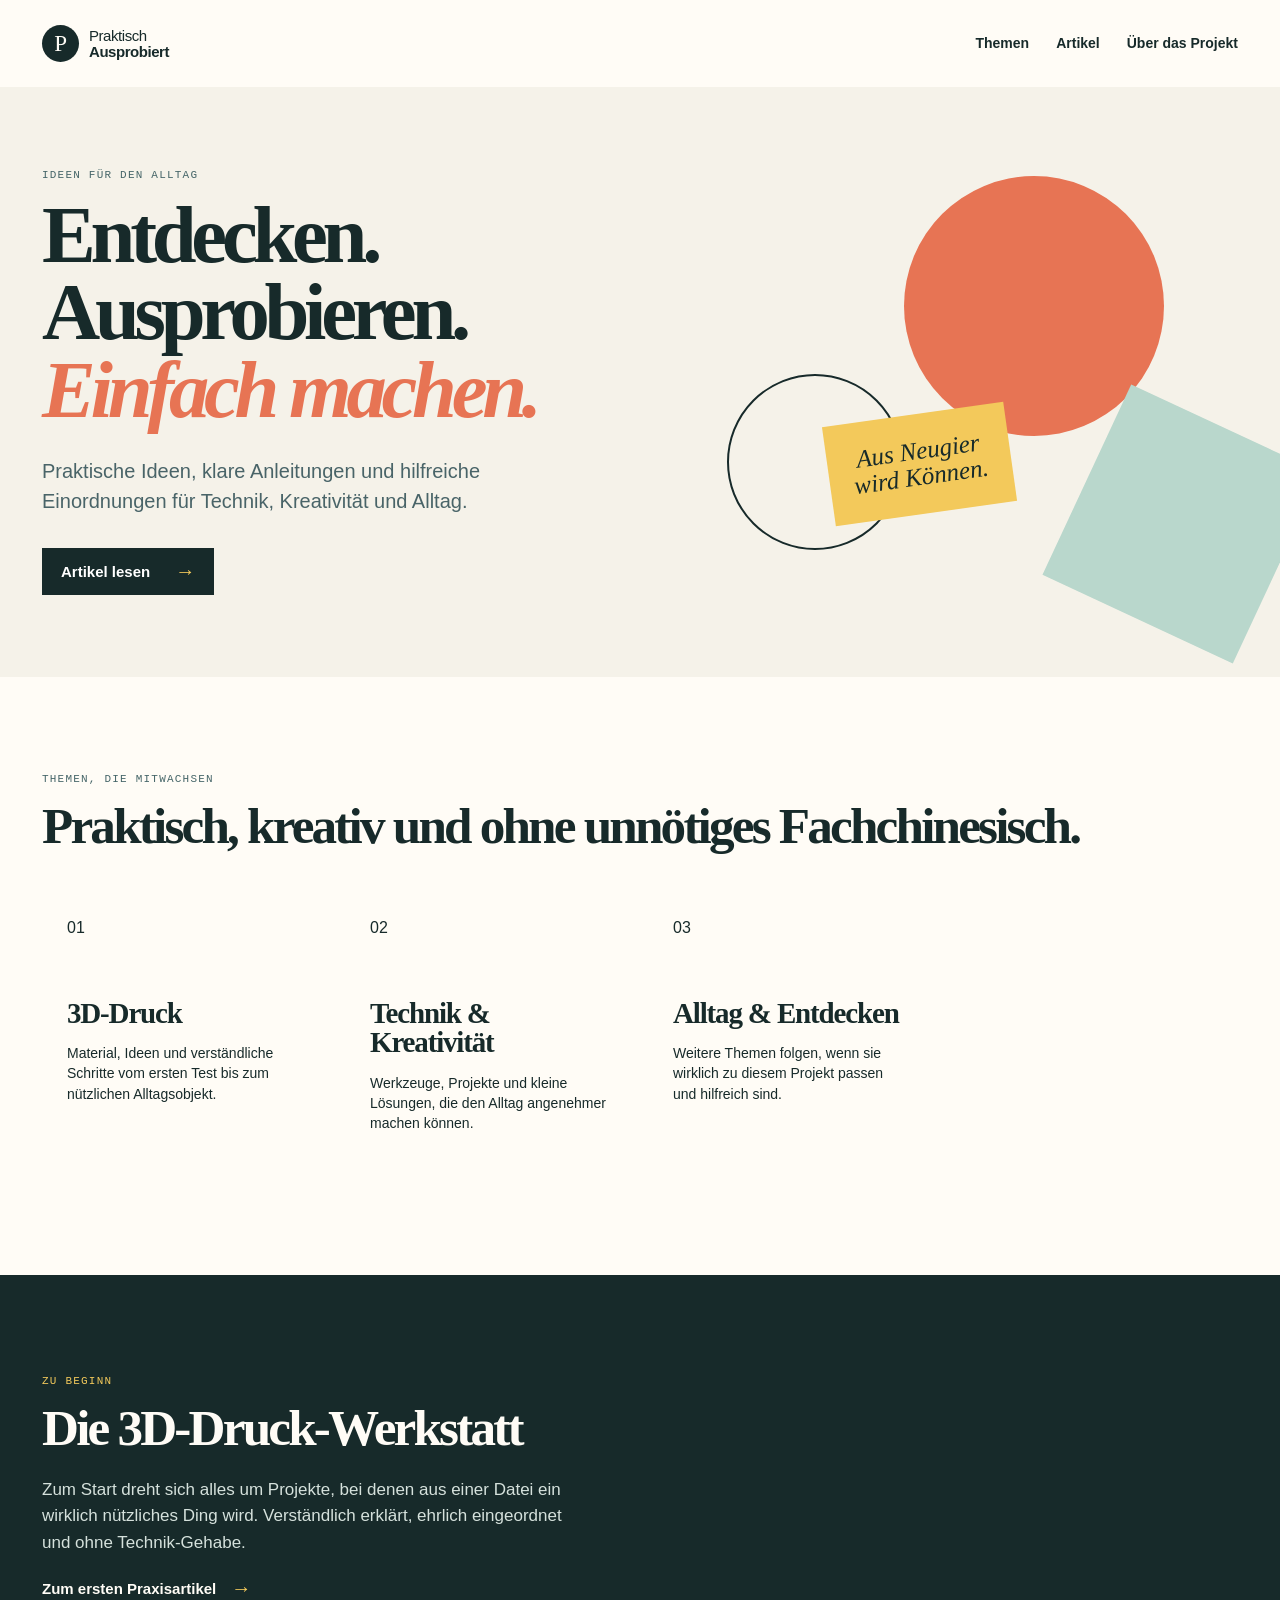
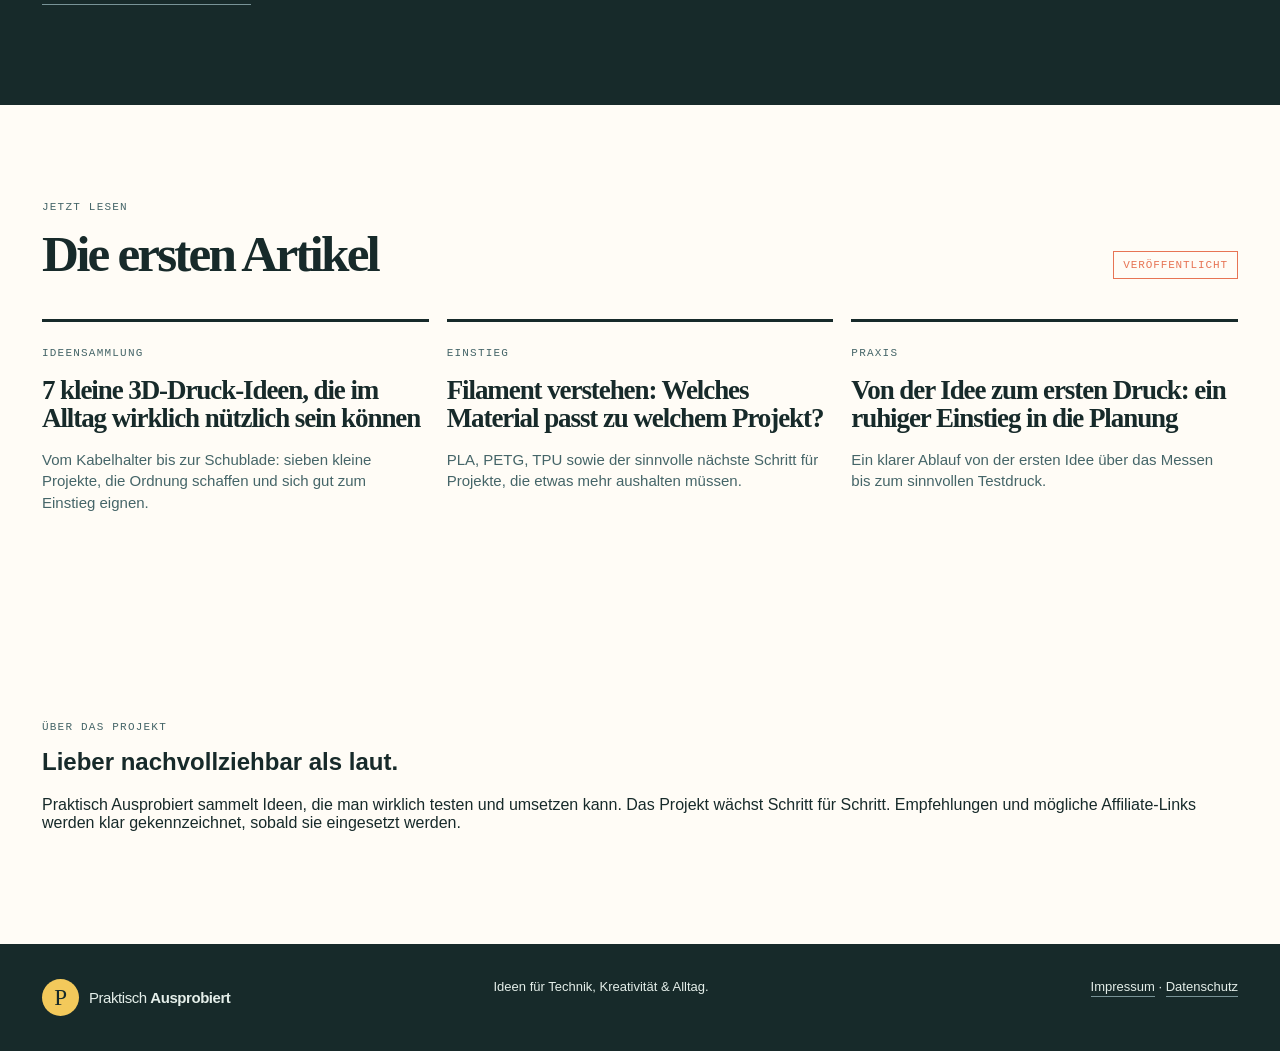
<file: index.html>
<!doctype html>
<html lang="de">
  <head>
    <meta charset="utf-8">
    <meta name="viewport" content="width=device-width, initial-scale=1">
    <meta name="description" content="Praktische Ideen, klare Anleitungen und ehrliche Einordnungen für Technik, Kreativität und Alltag.">
    <title>Praktisch Ausprobiert</title>
    <link rel="stylesheet" href="style.css">
  </head>
  <body>
    <header class="site-header">
      <a class="brand" href="#start" aria-label="Praktisch Ausprobiert Startseite">
        <span class="brand-mark">P</span>
        <span>Praktisch<br><strong>Ausprobiert</strong></span>
      </a>
      <nav aria-label="Hauptnavigation">
        <a href="#themen">Themen</a>
        <a href="#artikel">Artikel</a>
        <a href="#ueber-uns">Über das Projekt</a>
      </nav>
    </header>

    <main id="start">
      <section class="hero">
        <div class="hero-copy">
          <p class="eyebrow">IDEEN FÜR DEN ALLTAG</p>
          <h1>Entdecken.<br>Ausprobieren.<br><em>Einfach machen.</em></h1>
          <p class="intro">Praktische Ideen, klare Anleitungen und hilfreiche Einordnungen für Technik, Kreativität und Alltag.</p>
          <a class="button" href="#artikel">Artikel lesen <span>→</span></a>
        </div>
        <div class="hero-shapes" aria-hidden="true">
          <div class="shape shape-one"></div>
          <div class="shape shape-two"></div>
          <div class="shape shape-three"></div>
          <div class="hero-note">Aus Neugier<br>wird Können.</div>
        </div>
      </section>

      <section class="section" id="themen">
        <div class="section-heading">
          <p class="eyebrow">THEMEN, DIE MITWACHSEN</p>
          <h2>Praktisch, kreativ und ohne unnötiges Fachchinesisch.</h2>
        </div>
        <div class="topic-grid">
          <article class="topic-card"><span>01</span><h3>3D-Druck</h3><p>Material, Ideen und verständliche Schritte vom ersten Test bis zum nützlichen Alltagsobjekt.</p></article>
          <article class="topic-card"><span>02</span><h3>Technik &amp; Kreativität</h3><p>Werkzeuge, Projekte und kleine Lösungen, die den Alltag angenehmer machen können.</p></article>
          <article class="topic-card"><span>03</span><h3>Alltag &amp; Entdecken</h3><p>Weitere Themen folgen, wenn sie wirklich zu diesem Projekt passen und hilfreich sind.</p></article>
        </div>
      </section>

      <section class="section feature-section">
        <div class="feature-copy">
          <p class="eyebrow">ZU BEGINN</p>
          <h2>Die 3D-Druck-Werkstatt</h2>
          <p>Zum Start dreht sich alles um Projekte, bei denen aus einer Datei ein wirklich nützliches Ding wird. Verständlich erklärt, ehrlich eingeordnet und ohne Technik-Gehabe.</p>
          <a class="text-link" href="artikel/erster-3d-druck.html">Zum ersten Praxisartikel <span>→</span></a>
        </div>
        <div class="feature-visual" aria-hidden="true"><div class="print-object"><span></span><span></span><span></span></div></div>
      </section>

      <section class="section" id="artikel">
        <div class="section-heading inline-heading">
          <div>
            <p class="eyebrow">JETZT LESEN</p>
            <h2>Die ersten Artikel</h2>
          </div>
          <span class="coming-soon">Veröffentlicht</span>
        </div>
        <div class="article-grid">
          <a class="article-card" style="display:block" href="artikel/3d-druck-ideen-alltag.html">
            <span class="article-type">IDEENSAMMLUNG</span>
            <h3>7 kleine 3D-Druck-Ideen, die im Alltag wirklich nützlich sein können</h3>
            <p>Vom Kabelhalter bis zur Schublade: sieben kleine Projekte, die Ordnung schaffen und sich gut zum Einstieg eignen.</p>
          </a>
          <a class="article-card" style="display:block" href="artikel/filament-verstehen.html">
            <span class="article-type">EINSTIEG</span>
            <h3>Filament verstehen: Welches Material passt zu welchem Projekt?</h3>
            <p>PLA, PETG, TPU sowie der sinnvolle nächste Schritt für Projekte, die etwas mehr aushalten müssen.</p>
          </a>
          <a class="article-card" style="display:block" href="artikel/erster-3d-druck.html">
            <span class="article-type">PRAXIS</span>
            <h3>Von der Idee zum ersten Druck: ein ruhiger Einstieg in die Planung</h3>
            <p>Ein klarer Ablauf von der ersten Idee über das Messen bis zum sinnvollen Testdruck.</p>
          </a>
        </div>
      </section>

      <section class="section about-section" id="ueber-uns">
        <div>
          <p class="eyebrow">ÜBER DAS PROJEKT</p>
          <h2>Lieber nachvollziehbar als laut.</h2>
        </div>
        <div>
          <p>Praktisch Ausprobiert sammelt Ideen, die man wirklich testen und umsetzen kann. Das Projekt wächst Schritt für Schritt. Empfehlungen und mögliche Affiliate-Links werden klar gekennzeichnet, sobald sie eingesetzt werden.</p>
        </div>
      </section>
    </main>

    <footer>
      <a class="brand footer-brand" href="#start"><span class="brand-mark">P</span><span>Praktisch <strong>Ausprobiert</strong></span></a>
      <p>Ideen für Technik, Kreativität &amp; Alltag.</p>
      <div class="footer-meta"><p><a href="impressum.html">Impressum</a> <span aria-hidden="true">·</span> <a href="datenschutz.html">Datenschutz</a></p></div>
    </footer>
  </body>
</html>
</file>
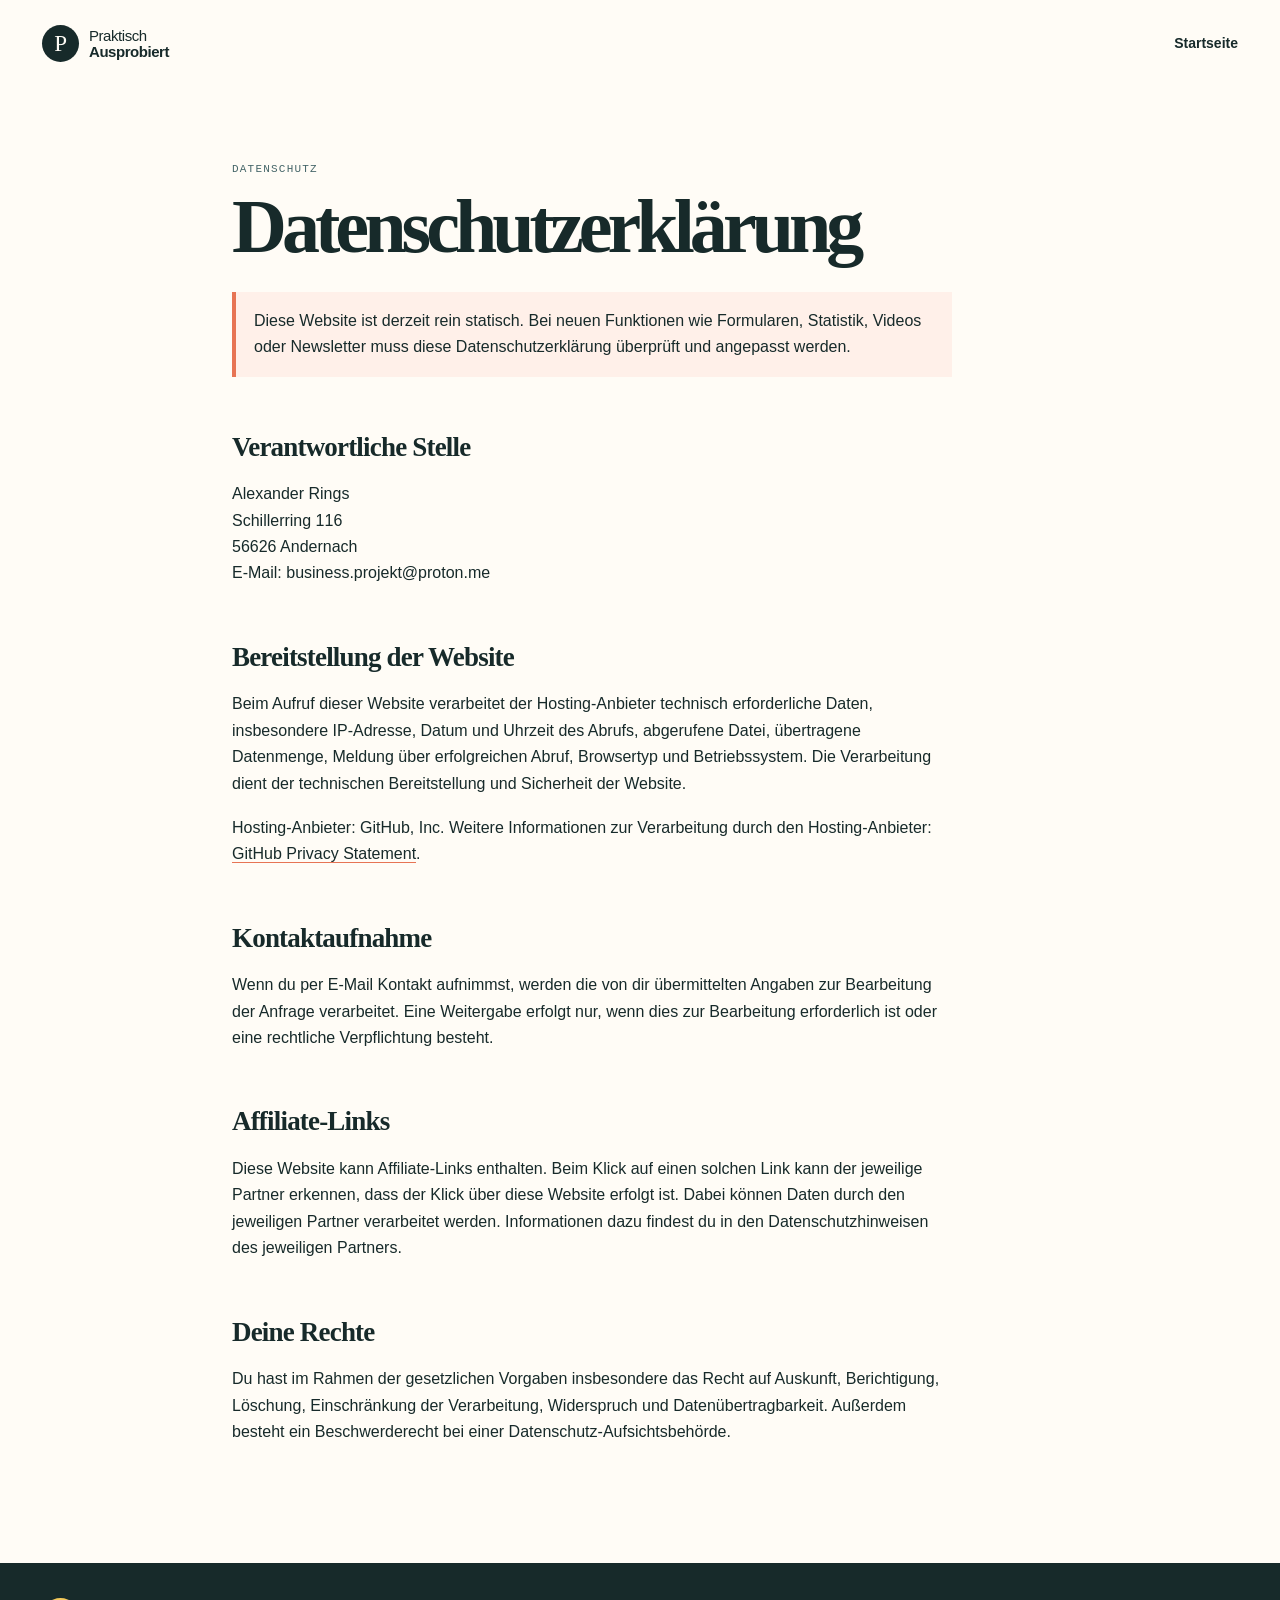
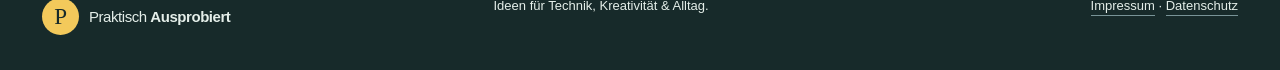
<file: datenschutz.html>
<!doctype html>
<html lang="de">
  <head>
    <meta charset="utf-8">
    <meta name="viewport" content="width=device-width, initial-scale=1">
    <meta name="robots" content="noindex">
    <title>Datenschutz – Praktisch Ausprobiert</title>
    <link rel="stylesheet" href="style.css">
  </head>
  <body>
    <header class="site-header">
      <a class="brand" href="index.html" aria-label="Zur Startseite von Praktisch Ausprobiert"><span class="brand-mark">P</span><span>Praktisch<br><strong>Ausprobiert</strong></span></a>
      <nav aria-label="Hauptnavigation"><a href="index.html">Startseite</a></nav>
    </header>
    <main class="legal-page">
      <p class="eyebrow">DATENSCHUTZ</p>
      <h1>Datenschutzerklärung</h1>
      <div class="legal-copy">
        <p class="legal-alert">Diese Website ist derzeit rein statisch. Bei neuen Funktionen wie Formularen, Statistik, Videos oder Newsletter muss diese Datenschutzerklärung überprüft und angepasst werden.</p>
        <h2>Verantwortliche Stelle</h2>
        <p>Alexander Rings<br>Schillerring 116<br>56626 Andernach<br>E-Mail: business.projekt@proton.me</p>
        <h2>Bereitstellung der Website</h2>
        <p>Beim Aufruf dieser Website verarbeitet der Hosting-Anbieter technisch erforderliche Daten, insbesondere IP-Adresse, Datum und Uhrzeit des Abrufs, abgerufene Datei, übertragene Datenmenge, Meldung über erfolgreichen Abruf, Browsertyp und Betriebssystem. Die Verarbeitung dient der technischen Bereitstellung und Sicherheit der Website.</p>
        <p>Hosting-Anbieter: GitHub, Inc. Weitere Informationen zur Verarbeitung durch den Hosting-Anbieter: <a href="https://docs.github.com/en/site-policy/privacy-policies/github-privacy-statement">GitHub Privacy Statement</a>.</p>
        <h2>Kontaktaufnahme</h2>
        <p>Wenn du per E-Mail Kontakt aufnimmst, werden die von dir übermittelten Angaben zur Bearbeitung der Anfrage verarbeitet. Eine Weitergabe erfolgt nur, wenn dies zur Bearbeitung erforderlich ist oder eine rechtliche Verpflichtung besteht.</p>
        <h2>Affiliate-Links</h2>
        <p>Diese Website kann Affiliate-Links enthalten. Beim Klick auf einen solchen Link kann der jeweilige Partner erkennen, dass der Klick über diese Website erfolgt ist. Dabei können Daten durch den jeweiligen Partner verarbeitet werden. Informationen dazu findest du in den Datenschutzhinweisen des jeweiligen Partners.</p>
        <h2>Deine Rechte</h2>
        <p>Du hast im Rahmen der gesetzlichen Vorgaben insbesondere das Recht auf Auskunft, Berichtigung, Löschung, Einschränkung der Verarbeitung, Widerspruch und Datenübertragbarkeit. Außerdem besteht ein Beschwerderecht bei einer Datenschutz-Aufsichtsbehörde.</p>
      </div>
    </main>
    <footer>
      <a class="brand footer-brand" href="index.html"><span class="brand-mark">P</span><span>Praktisch <strong>Ausprobiert</strong></span></a>
      <p>Ideen für Technik, Kreativität &amp; Alltag.</p>
      <div class="footer-meta"><p><a href="impressum.html">Impressum</a> <span aria-hidden="true">·</span> <a href="datenschutz.html">Datenschutz</a></p></div>
    </footer>
  </body>
</html>
</file>
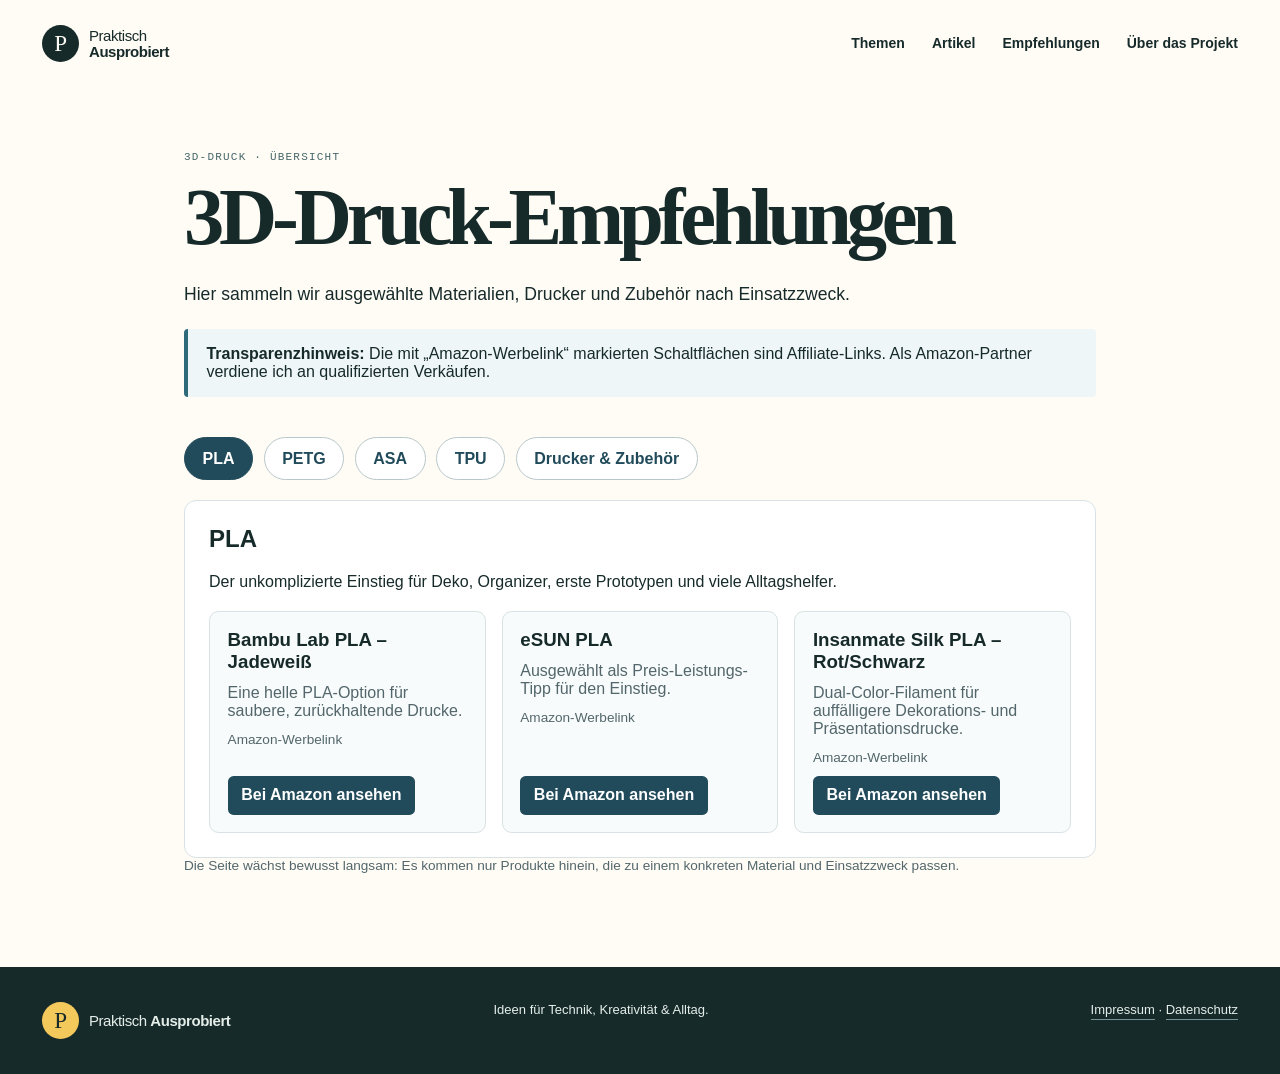
<file: empfehlungen.html>
<!doctype html>
<html lang="de"><head>
<meta charset="utf-8"><meta name="viewport" content="width=device-width, initial-scale=1"><meta name="description" content="Sortierte 3D-Druck-Empfehlungen für Materialien, Drucker und Zubehör."><title>3D-Druck-Empfehlungen – Praktisch Ausprobiert</title><link rel="stylesheet" href="style.css">
<style>
.recommendations{max-width:960px;margin:0 auto;padding:4rem 1.5rem 5rem}.recommendations-intro{max-width:700px;font-size:1.1rem}.disclosure{margin:1.5rem 0 2.5rem;padding:1rem 1.15rem;border-left:4px solid #2f6a7a;background:#eef6f7;border-radius:.25rem}.material-tabs{display:flex;flex-wrap:wrap;gap:.65rem;margin:2rem 0 1.25rem}.material-tabs button{appearance:none;border:1px solid #b8c7ca;border-radius:999px;background:#fff;color:#214b5a;cursor:pointer;font:inherit;font-weight:700;padding:.7rem 1.1rem}.material-tabs button[aria-selected="true"]{background:#214b5a;border-color:#214b5a;color:#fff}.material-panel{border:1px solid #d8e2e4;border-radius:.75rem;background:#fff;padding:1.5rem}.material-panel h2{margin-top:0}.product-grid{display:grid;grid-template-columns:repeat(auto-fit,minmax(220px,1fr));gap:1rem;margin-top:1.25rem}.product-card{display:flex;flex-direction:column;gap:.7rem;padding:1.1rem;border:1px solid #d8e2e4;border-radius:.6rem;background:#f8fbfb}.product-card h3,.product-card p{margin:0}.product-card p,.product-label,.material-note{color:#52666b}.product-card a{align-self:flex-start;margin-top:auto;color:#fff;background:#214b5a;border-radius:.35rem;font-weight:700;padding:.65rem .85rem;text-decoration:none}.product-card a:hover,.product-card a:focus{background:#153945}.product-label,.material-note{font-size:.85rem}.product-placeholder{margin:1rem 0 0;padding:1rem;border-radius:.5rem;background:#f5f8f8;color:#52666b}
</style></head>
<body><header class="site-header"><a class="brand" href="index.html" aria-label="Zur Startseite von Praktisch Ausprobiert"><span class="brand-mark">P</span><span>Praktisch<br><strong>Ausprobiert</strong></span></a><nav aria-label="Hauptnavigation"><a href="index.html#themen">Themen</a><a href="index.html#artikel">Artikel</a><a href="empfehlungen.html" aria-current="page">Empfehlungen</a><a href="index.html#ueber-uns">Über das Projekt</a></nav></header>
<main class="recommendations"><p class="eyebrow">3D-DRUCK · ÜBERSICHT</p><h1>3D-Druck-Empfehlungen</h1><p class="recommendations-intro">Hier sammeln wir ausgewählte Materialien, Drucker und Zubehör nach Einsatzzweck.</p><p class="disclosure"><strong>Transparenzhinweis:</strong> Die mit „Amazon-Werbelink“ markierten Schaltflächen sind Affiliate-Links. Als Amazon-Partner verdiene ich an qualifizierten Verkäufen.</p>
<div class="material-tabs" role="tablist" aria-label="Kategorie auswählen"><button type="button" id="tab-pla" role="tab" aria-selected="true" aria-controls="panel-pla">PLA</button><button type="button" id="tab-petg" role="tab" aria-selected="false" aria-controls="panel-petg">PETG</button><button type="button" id="tab-asa" role="tab" aria-selected="false" aria-controls="panel-asa">ASA</button><button type="button" id="tab-tpu" role="tab" aria-selected="false" aria-controls="panel-tpu">TPU</button><button type="button" id="tab-accessories" role="tab" aria-selected="false" aria-controls="panel-accessories">Drucker &amp; Zubehör</button></div>
<section class="material-panel" id="panel-pla" role="tabpanel" aria-labelledby="tab-pla"><h2>PLA</h2><p>Der unkomplizierte Einstieg für Deko, Organizer, erste Prototypen und viele Alltagshelfer.</p><div class="product-grid"><article class="product-card"><h3>Bambu Lab PLA – Jadeweiß</h3><p>Eine helle PLA-Option für saubere, zurückhaltende Drucke.</p><span class="product-label">Amazon-Werbelink</span><a href="https://link.amazon/B0cgntZjl" target="_blank" rel="sponsored noopener noreferrer">Bei Amazon ansehen</a></article><article class="product-card"><h3>eSUN PLA</h3><p>Ausgewählt als Preis-Leistungs-Tipp für den Einstieg.</p><span class="product-label">Amazon-Werbelink</span><a href="https://link.amazon/B0fcQvZTn" target="_blank" rel="sponsored noopener noreferrer">Bei Amazon ansehen</a></article><article class="product-card"><h3>Insanmate Silk PLA – Rot/Schwarz</h3><p>Dual-Color-Filament für auffälligere Dekorations- und Präsentationsdrucke.</p><span class="product-label">Amazon-Werbelink</span><a href="https://link.amazon/B07o0gmY6" target="_blank" rel="sponsored noopener noreferrer">Bei Amazon ansehen</a></article></div></section>
<section class="material-panel" id="panel-petg" role="tabpanel" aria-labelledby="tab-petg" hidden><h2>PETG</h2><p>Für robustere Teile, Werkstatthelfer und Projekte, die gelegentlich Feuchtigkeit abbekommen.</p><div class="product-grid"><article class="product-card"><h3>SUNLU PETG – Schwarz mit Spule</h3><p>Ausgewählt als Preis-Leistungs-Tipp; passend, wenn noch keine wiederverwendbare Spule vorhanden ist.</p><span class="product-label">Amazon-Werbelink</span><a href="https://link.amazon/B06HCAije" target="_blank" rel="sponsored noopener noreferrer">Bei Amazon ansehen</a></article><article class="product-card"><h3>SUNLU PETG – Vorteilspaket</h3><p>Eine Option, wenn bereits eine passende Spule vorhanden ist.</p><span class="product-label">Amazon-Werbelink</span><a href="https://link.amazon/B03hKl2bc" target="_blank" rel="sponsored noopener noreferrer">Bei Amazon ansehen</a></article></div></section>
<section class="material-panel" id="panel-asa" role="tabpanel" aria-labelledby="tab-asa" hidden><h2>ASA</h2><p>Eine Option für spätere Outdoor- und Technikprojekte, wenn Drucker und Druckumgebung gut eingerichtet sind.</p><p class="product-placeholder">Ausgewählte ASA-Varianten folgen.</p></section>
<section class="material-panel" id="panel-tpu" role="tabpanel" aria-labelledby="tab-tpu" hidden><h2>TPU</h2><p>Für flexible Bauteile wie Puffer, Füße oder Kabelschoner.</p><p class="product-placeholder">Ausgewählte TPU-Varianten folgen.</p></section>
<section class="material-panel" id="panel-accessories" role="tabpanel" aria-labelledby="tab-accessories" hidden><h2>Drucker &amp; Zubehör</h2><p>Ausgewählte Geräte und Hilfsmittel für Einstieg, Mehrfarbendruck und die Druckvorbereitung.</p><div class="product-grid"><article class="product-card"><h3>Bambu Lab A1 mini</h3><p>Ein kompakter Einstieg, um 3D-Druck auszuprobieren.</p><span class="product-label">Amazon-Werbelink</span><a href="https://link.amazon/B09HElaaq" target="_blank" rel="sponsored noopener noreferrer">Bei Amazon ansehen</a></article><article class="product-card"><h3>Bambu Lab A1 Combo</h3><p>Für Projekte mit mehreren Farben.</p><span class="product-label">Amazon-Werbelink</span><a href="https://link.amazon/B0iQ6ADxa" target="_blank" rel="sponsored noopener noreferrer">Bei Amazon ansehen</a></article><article class="product-card"><h3>Creality Space Pi Filamenttrockner</h3><p>Zum Trocknen und Vorbereiten von Filament.</p><span class="product-label">Amazon-Werbelink</span><a href="https://link.amazon/B08yzD2kO" target="_blank" rel="sponsored noopener noreferrer">Bei Amazon ansehen</a></article><article class="product-card"><h3>Bambu Lab P1S Combo</h3><p>Für technische Bauteile und mehrfarbige Projekte.</p><span class="product-label">Amazon-Werbelink</span><a href="https://link.amazon/B0dz4VAje" target="_blank" rel="sponsored noopener noreferrer">Bei Amazon ansehen</a></article><article class="product-card"><h3>Effekt-Druckplatten</h3><p>Für besondere Oberflächen auf der ersten Druckschicht.</p><span class="product-label">Amazon-Werbelink</span><a href="https://link.amazon/B0bXRvVPM" target="_blank" rel="sponsored noopener noreferrer">Bei Amazon ansehen</a></article><article class="product-card"><h3>Isopropanol</h3><p>Zum Reinigen der Druckplatte.</p><span class="product-label">Amazon-Werbelink</span><a href="https://link.amazon/B086AcvmJ" target="_blank" rel="sponsored noopener noreferrer">Bei Amazon ansehen</a></article><article class="product-card"><h3>3DLAC Haftspray</h3><p>Für zusätzliche Haftung auf der Druckplatte.</p><span class="product-label">Amazon-Werbelink</span><a href="https://link.amazon/B06qPp85K" target="_blank" rel="sponsored noopener noreferrer">Bei Amazon ansehen</a></article></div></section><p class="material-note">Die Seite wächst bewusst langsam: Es kommen nur Produkte hinein, die zu einem konkreten Material und Einsatzzweck passen.</p></main>
<footer><a class="brand footer-brand" href="index.html"><span class="brand-mark">P</span><span>Praktisch <strong>Ausprobiert</strong></span></a><p>Ideen für Technik, Kreativität &amp; Alltag.</p><div class="footer-meta"><p><a href="impressum.html">Impressum</a> <span aria-hidden="true">·</span> <a href="datenschutz.html">Datenschutz</a></p></div></footer>
<script>const tabs=document.querySelectorAll('[role="tab"]');const panels=document.querySelectorAll('[role="tabpanel"]');tabs.forEach((tab)=>tab.addEventListener('click',()=>{tabs.forEach((item)=>item.setAttribute('aria-selected',String(item===tab)));panels.forEach((panel)=>{panel.hidden=panel.id!==tab.getAttribute('aria-controls');});}));</script></body></html>
</file>
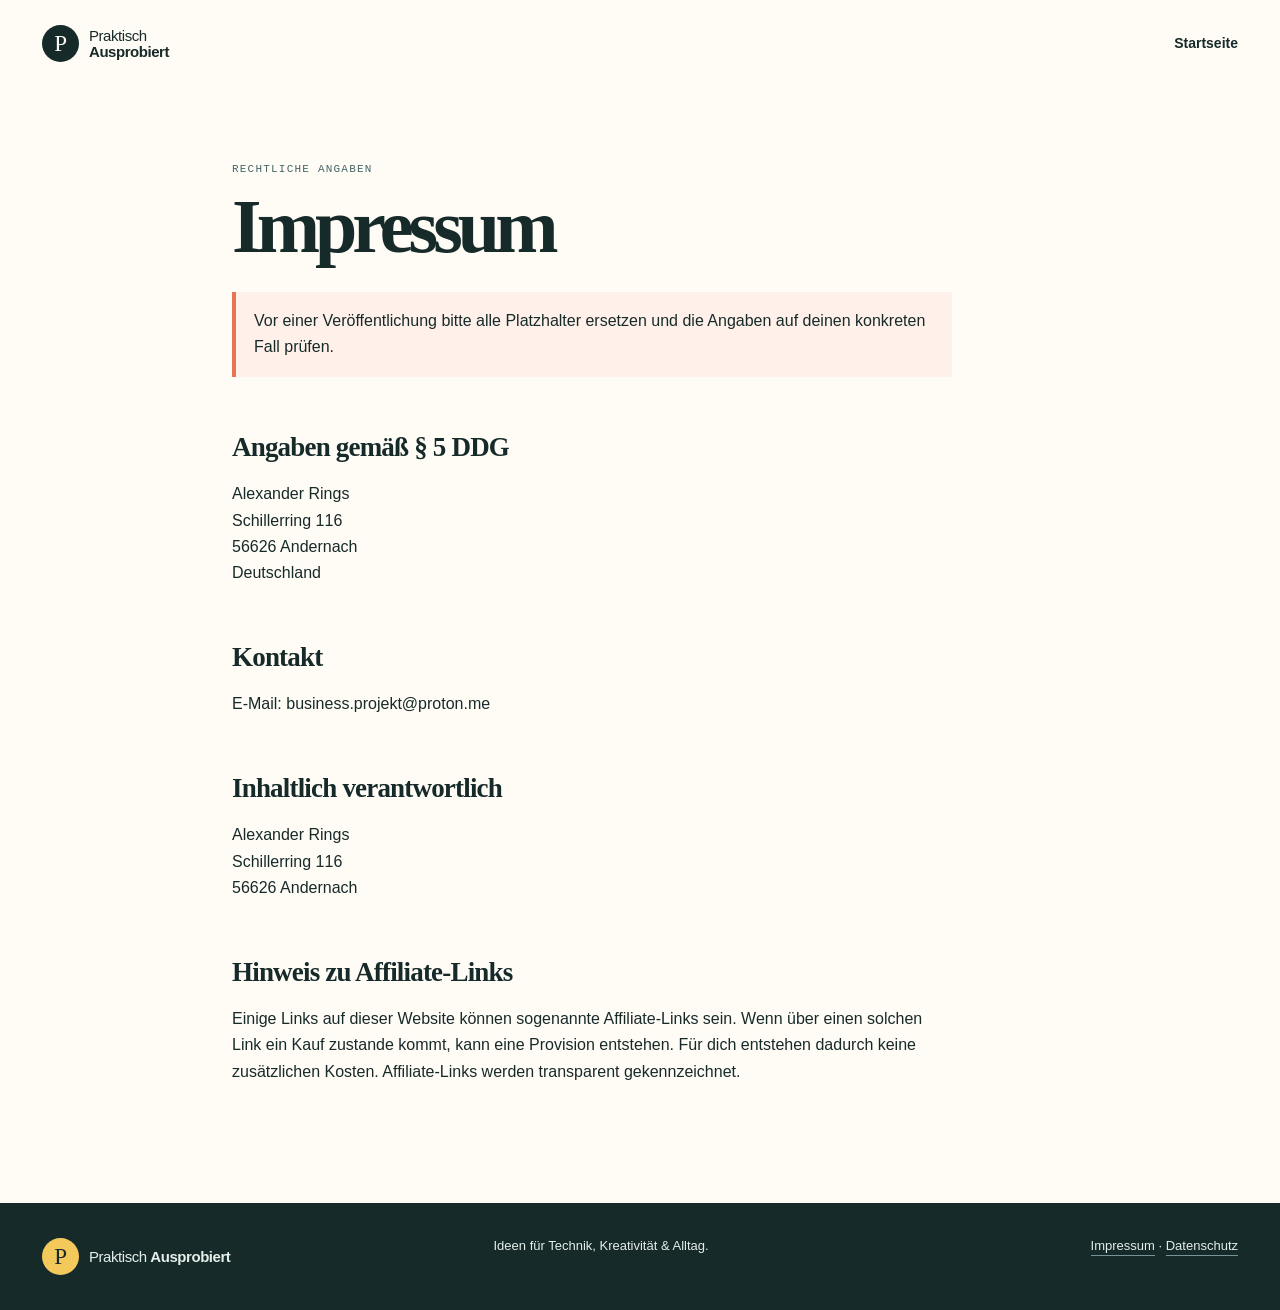
<file: impressum.html>
<!doctype html>
<html lang="de">
  <head>
    <meta charset="utf-8">
    <meta name="viewport" content="width=device-width, initial-scale=1">
    <meta name="robots" content="noindex">
    <title>Impressum – Praktisch Ausprobiert</title>
    <link rel="stylesheet" href="style.css">
  </head>
  <body>
    <header class="site-header">
      <a class="brand" href="index.html" aria-label="Zur Startseite von Praktisch Ausprobiert"><span class="brand-mark">P</span><span>Praktisch<br><strong>Ausprobiert</strong></span></a>
      <nav aria-label="Hauptnavigation"><a href="index.html">Startseite</a></nav>
    </header>
    <main class="legal-page">
      <p class="eyebrow">RECHTLICHE ANGABEN</p>
      <h1>Impressum</h1>
      <div class="legal-copy">
        <p class="legal-alert">Vor einer Veröffentlichung bitte alle Platzhalter ersetzen und die Angaben auf deinen konkreten Fall prüfen.</p>
        <h2>Angaben gemäß § 5 DDG</h2>
        <p>Alexander Rings<br>Schillerring 116<br>56626 Andernach<br>Deutschland</p>
        <h2>Kontakt</h2>
        <p>E-Mail: business.projekt@proton.me</p>
        <h2>Inhaltlich verantwortlich</h2>
        <p>Alexander Rings<br>Schillerring 116<br>56626 Andernach</p>
        <h2>Hinweis zu Affiliate-Links</h2>
        <p>Einige Links auf dieser Website können sogenannte Affiliate-Links sein. Wenn über einen solchen Link ein Kauf zustande kommt, kann eine Provision entstehen. Für dich entstehen dadurch keine zusätzlichen Kosten. Affiliate-Links werden transparent gekennzeichnet.</p>
      </div>
    </main>
    <footer>
      <a class="brand footer-brand" href="index.html"><span class="brand-mark">P</span><span>Praktisch <strong>Ausprobiert</strong></span></a>
      <p>Ideen für Technik, Kreativität &amp; Alltag.</p>
      <div class="footer-meta"><p><a href="impressum.html">Impressum</a> <span aria-hidden="true">·</span> <a href="datenschutz.html">Datenschutz</a></p></div>
    </footer>
  </body>
</html>
</file>
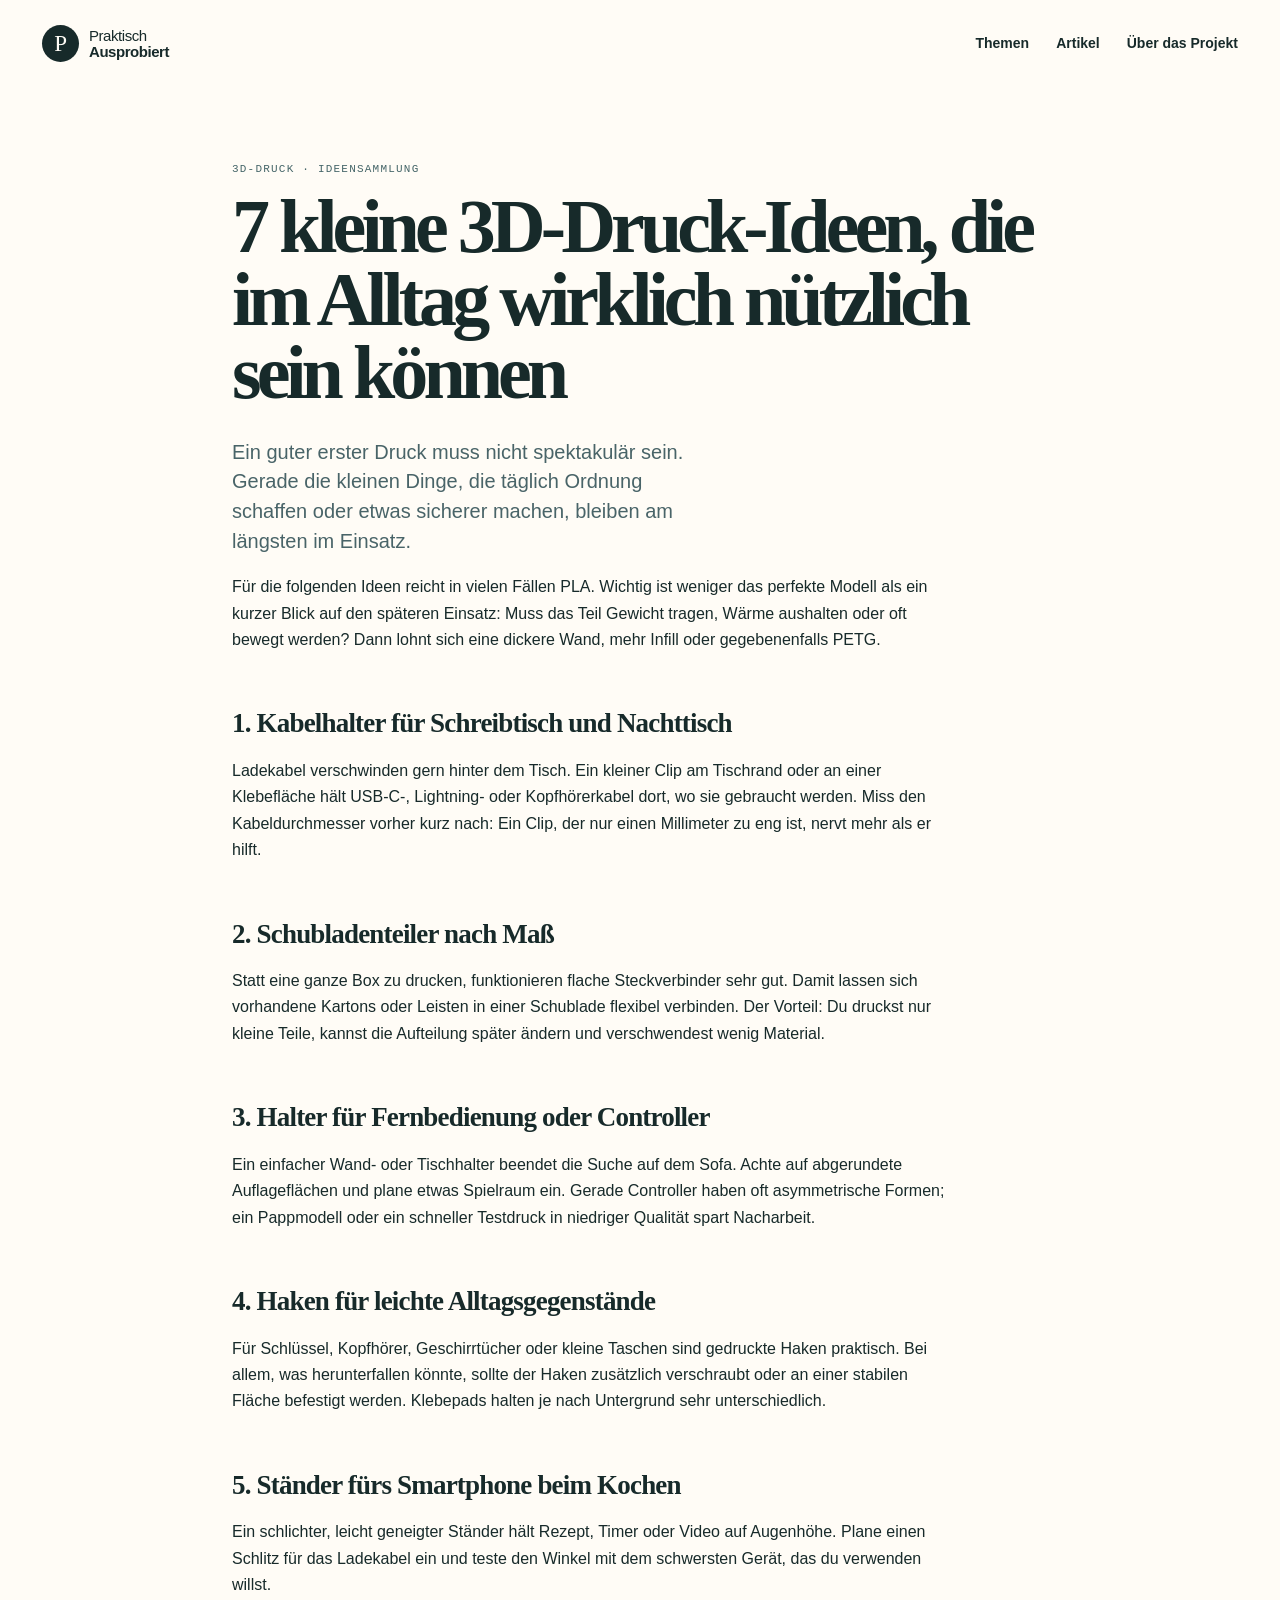
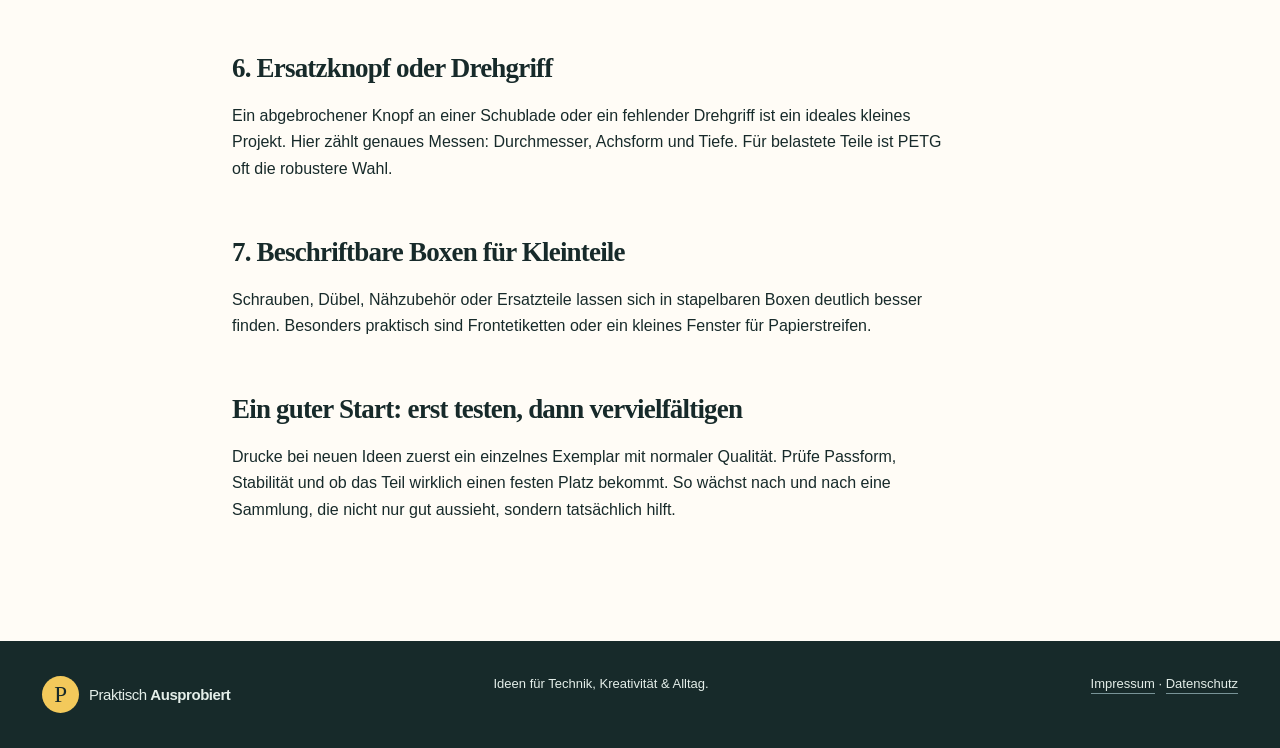
<file: artikel/3d-druck-ideen-alltag.html>
<!doctype html>
<html lang="de">
  <head>
    <meta charset="utf-8">
    <meta name="viewport" content="width=device-width, initial-scale=1">
    <meta name="description" content="Sieben einfache 3D-Druck-Ideen für mehr Ordnung und kleine Alltagserleichterungen.">
    <title>7 nützliche 3D-Druck-Ideen für den Alltag – Praktisch Ausprobiert</title>
    <link rel="stylesheet" href="../style.css">
  </head>
  <body>
    <header class="site-header">
      <a class="brand" href="../index.html" aria-label="Zur Startseite von Praktisch Ausprobiert"><span class="brand-mark">P</span><span>Praktisch<br><strong>Ausprobiert</strong></span></a>
      <nav aria-label="Hauptnavigation"><a href="../index.html#themen">Themen</a><a href="../index.html#artikel">Artikel</a><a href="../index.html#ueber-uns">Über das Projekt</a></nav>
    </header>
    <main class="legal-page">
      <p class="eyebrow">3D-DRUCK · IDEENSAMMLUNG</p>
      <h1>7 kleine 3D-Druck-Ideen, die im Alltag wirklich nützlich sein können</h1>
      <div class="legal-copy">
        <p class="intro">Ein guter erster Druck muss nicht spektakulär sein. Gerade die kleinen Dinge, die täglich Ordnung schaffen oder etwas sicherer machen, bleiben am längsten im Einsatz.</p>
        <p>Für die folgenden Ideen reicht in vielen Fällen PLA. Wichtig ist weniger das perfekte Modell als ein kurzer Blick auf den späteren Einsatz: Muss das Teil Gewicht tragen, Wärme aushalten oder oft bewegt werden? Dann lohnt sich eine dickere Wand, mehr Infill oder gegebenenfalls PETG.</p>
        <h2>1. Kabelhalter für Schreibtisch und Nachttisch</h2>
        <p>Ladekabel verschwinden gern hinter dem Tisch. Ein kleiner Clip am Tischrand oder an einer Klebefläche hält USB-C-, Lightning- oder Kopfhörerkabel dort, wo sie gebraucht werden. Miss den Kabeldurchmesser vorher kurz nach: Ein Clip, der nur einen Millimeter zu eng ist, nervt mehr als er hilft.</p>
        <h2>2. Schubladenteiler nach Maß</h2>
        <p>Statt eine ganze Box zu drucken, funktionieren flache Steckverbinder sehr gut. Damit lassen sich vorhandene Kartons oder Leisten in einer Schublade flexibel verbinden. Der Vorteil: Du druckst nur kleine Teile, kannst die Aufteilung später ändern und verschwendest wenig Material.</p>
        <h2>3. Halter für Fernbedienung oder Controller</h2>
        <p>Ein einfacher Wand- oder Tischhalter beendet die Suche auf dem Sofa. Achte auf abgerundete Auflageflächen und plane etwas Spielraum ein. Gerade Controller haben oft asymmetrische Formen; ein Pappmodell oder ein schneller Testdruck in niedriger Qualität spart Nacharbeit.</p>
        <h2>4. Haken für leichte Alltagsgegenstände</h2>
        <p>Für Schlüssel, Kopfhörer, Geschirrtücher oder kleine Taschen sind gedruckte Haken praktisch. Bei allem, was herunterfallen könnte, sollte der Haken zusätzlich verschraubt oder an einer stabilen Fläche befestigt werden. Klebepads halten je nach Untergrund sehr unterschiedlich.</p>
        <h2>5. Ständer fürs Smartphone beim Kochen</h2>
        <p>Ein schlichter, leicht geneigter Ständer hält Rezept, Timer oder Video auf Augenhöhe. Plane einen Schlitz für das Ladekabel ein und teste den Winkel mit dem schwersten Gerät, das du verwenden willst.</p>
        <h2>6. Ersatzknopf oder Drehgriff</h2>
        <p>Ein abgebrochener Knopf an einer Schublade oder ein fehlender Drehgriff ist ein ideales kleines Projekt. Hier zählt genaues Messen: Durchmesser, Achsform und Tiefe. Für belastete Teile ist PETG oft die robustere Wahl.</p>
        <h2>7. Beschriftbare Boxen für Kleinteile</h2>
        <p>Schrauben, Dübel, Nähzubehör oder Ersatzteile lassen sich in stapelbaren Boxen deutlich besser finden. Besonders praktisch sind Frontetiketten oder ein kleines Fenster für Papierstreifen.</p>
        <h2>Ein guter Start: erst testen, dann vervielfältigen</h2>
        <p>Drucke bei neuen Ideen zuerst ein einzelnes Exemplar mit normaler Qualität. Prüfe Passform, Stabilität und ob das Teil wirklich einen festen Platz bekommt. So wächst nach und nach eine Sammlung, die nicht nur gut aussieht, sondern tatsächlich hilft.</p>
      </div>
    </main>
    <footer>
      <a class="brand footer-brand" href="../index.html"><span class="brand-mark">P</span><span>Praktisch <strong>Ausprobiert</strong></span></a>
      <p>Ideen für Technik, Kreativität &amp; Alltag.</p>
      <div class="footer-meta"><p><a href="../impressum.html">Impressum</a> <span aria-hidden="true">·</span> <a href="../datenschutz.html">Datenschutz</a></p></div>
    </footer>
  </body>
</html>
</file>
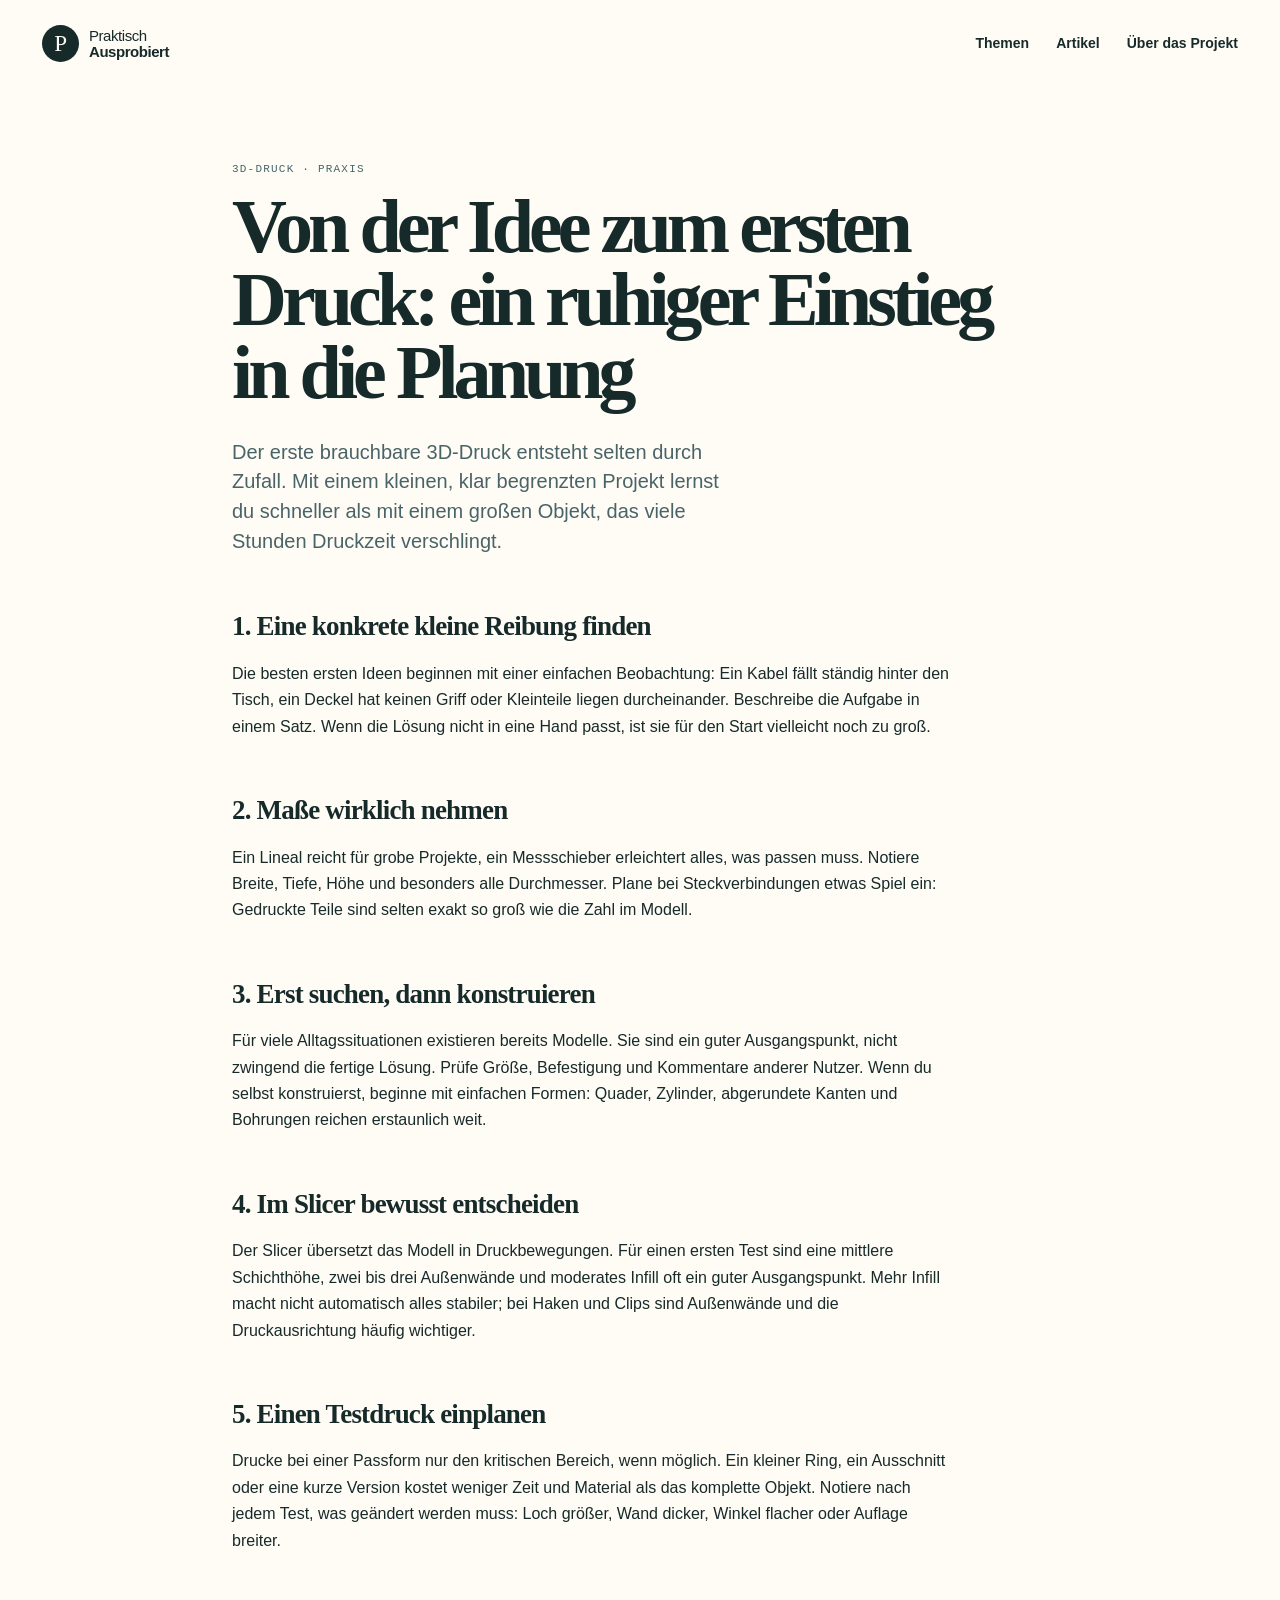
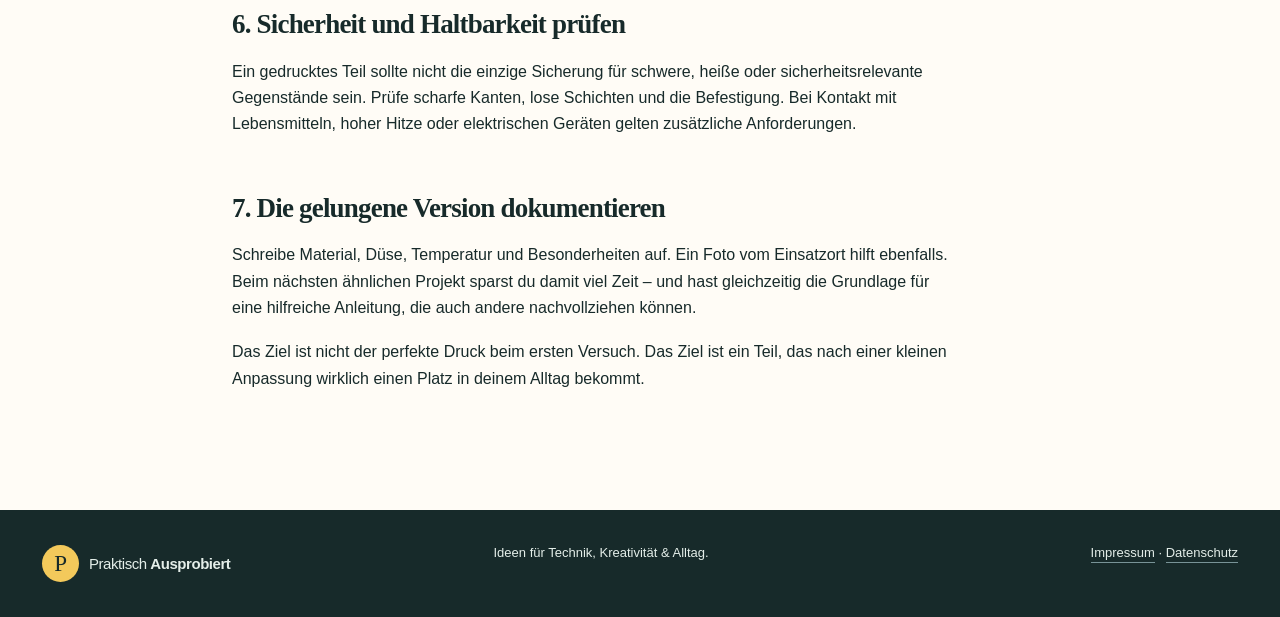
<file: artikel/erster-3d-druck.html>
<!doctype html>
<html lang="de">
  <head>
    <meta charset="utf-8">
    <meta name="viewport" content="width=device-width, initial-scale=1">
    <meta name="description" content="Ein ruhiger, praktischer Ablauf vom ersten 3D-Druck-Modell bis zum fertigen Teil.">
    <title>Von der Idee zum ersten Druck – Praktisch Ausprobiert</title>
    <link rel="stylesheet" href="../style.css">
  </head>
  <body>
    <header class="site-header">
      <a class="brand" href="../index.html" aria-label="Zur Startseite von Praktisch Ausprobiert"><span class="brand-mark">P</span><span>Praktisch<br><strong>Ausprobiert</strong></span></a>
      <nav aria-label="Hauptnavigation"><a href="../index.html#themen">Themen</a><a href="../index.html#artikel">Artikel</a><a href="../index.html#ueber-uns">Über das Projekt</a></nav>
    </header>
    <main class="legal-page">
      <p class="eyebrow">3D-DRUCK · PRAXIS</p>
      <h1>Von der Idee zum ersten Druck: ein ruhiger Einstieg in die Planung</h1>
      <div class="legal-copy">
        <p class="intro">Der erste brauchbare 3D-Druck entsteht selten durch Zufall. Mit einem kleinen, klar begrenzten Projekt lernst du schneller als mit einem großen Objekt, das viele Stunden Druckzeit verschlingt.</p>
        <h2>1. Eine konkrete kleine Reibung finden</h2>
        <p>Die besten ersten Ideen beginnen mit einer einfachen Beobachtung: Ein Kabel fällt ständig hinter den Tisch, ein Deckel hat keinen Griff oder Kleinteile liegen durcheinander. Beschreibe die Aufgabe in einem Satz. Wenn die Lösung nicht in eine Hand passt, ist sie für den Start vielleicht noch zu groß.</p>
        <h2>2. Maße wirklich nehmen</h2>
        <p>Ein Lineal reicht für grobe Projekte, ein Messschieber erleichtert alles, was passen muss. Notiere Breite, Tiefe, Höhe und besonders alle Durchmesser. Plane bei Steckverbindungen etwas Spiel ein: Gedruckte Teile sind selten exakt so groß wie die Zahl im Modell.</p>
        <h2>3. Erst suchen, dann konstruieren</h2>
        <p>Für viele Alltagssituationen existieren bereits Modelle. Sie sind ein guter Ausgangspunkt, nicht zwingend die fertige Lösung. Prüfe Größe, Befestigung und Kommentare anderer Nutzer. Wenn du selbst konstruierst, beginne mit einfachen Formen: Quader, Zylinder, abgerundete Kanten und Bohrungen reichen erstaunlich weit.</p>
        <h2>4. Im Slicer bewusst entscheiden</h2>
        <p>Der Slicer übersetzt das Modell in Druckbewegungen. Für einen ersten Test sind eine mittlere Schichthöhe, zwei bis drei Außenwände und moderates Infill oft ein guter Ausgangspunkt. Mehr Infill macht nicht automatisch alles stabiler; bei Haken und Clips sind Außenwände und die Druckausrichtung häufig wichtiger.</p>
        <h2>5. Einen Testdruck einplanen</h2>
        <p>Drucke bei einer Passform nur den kritischen Bereich, wenn möglich. Ein kleiner Ring, ein Ausschnitt oder eine kurze Version kostet weniger Zeit und Material als das komplette Objekt. Notiere nach jedem Test, was geändert werden muss: Loch größer, Wand dicker, Winkel flacher oder Auflage breiter.</p>
        <h2>6. Sicherheit und Haltbarkeit prüfen</h2>
        <p>Ein gedrucktes Teil sollte nicht die einzige Sicherung für schwere, heiße oder sicherheitsrelevante Gegenstände sein. Prüfe scharfe Kanten, lose Schichten und die Befestigung. Bei Kontakt mit Lebensmitteln, hoher Hitze oder elektrischen Geräten gelten zusätzliche Anforderungen.</p>
        <h2>7. Die gelungene Version dokumentieren</h2>
        <p>Schreibe Material, Düse, Temperatur und Besonderheiten auf. Ein Foto vom Einsatzort hilft ebenfalls. Beim nächsten ähnlichen Projekt sparst du damit viel Zeit – und hast gleichzeitig die Grundlage für eine hilfreiche Anleitung, die auch andere nachvollziehen können.</p>
        <p>Das Ziel ist nicht der perfekte Druck beim ersten Versuch. Das Ziel ist ein Teil, das nach einer kleinen Anpassung wirklich einen Platz in deinem Alltag bekommt.</p>
      </div>
    </main>
    <footer>
      <a class="brand footer-brand" href="../index.html"><span class="brand-mark">P</span><span>Praktisch <strong>Ausprobiert</strong></span></a>
      <p>Ideen für Technik, Kreativität &amp; Alltag.</p>
      <div class="footer-meta"><p><a href="../impressum.html">Impressum</a> <span aria-hidden="true">·</span> <a href="../datenschutz.html">Datenschutz</a></p></div>
    </footer>
  </body>
</html>
</file>
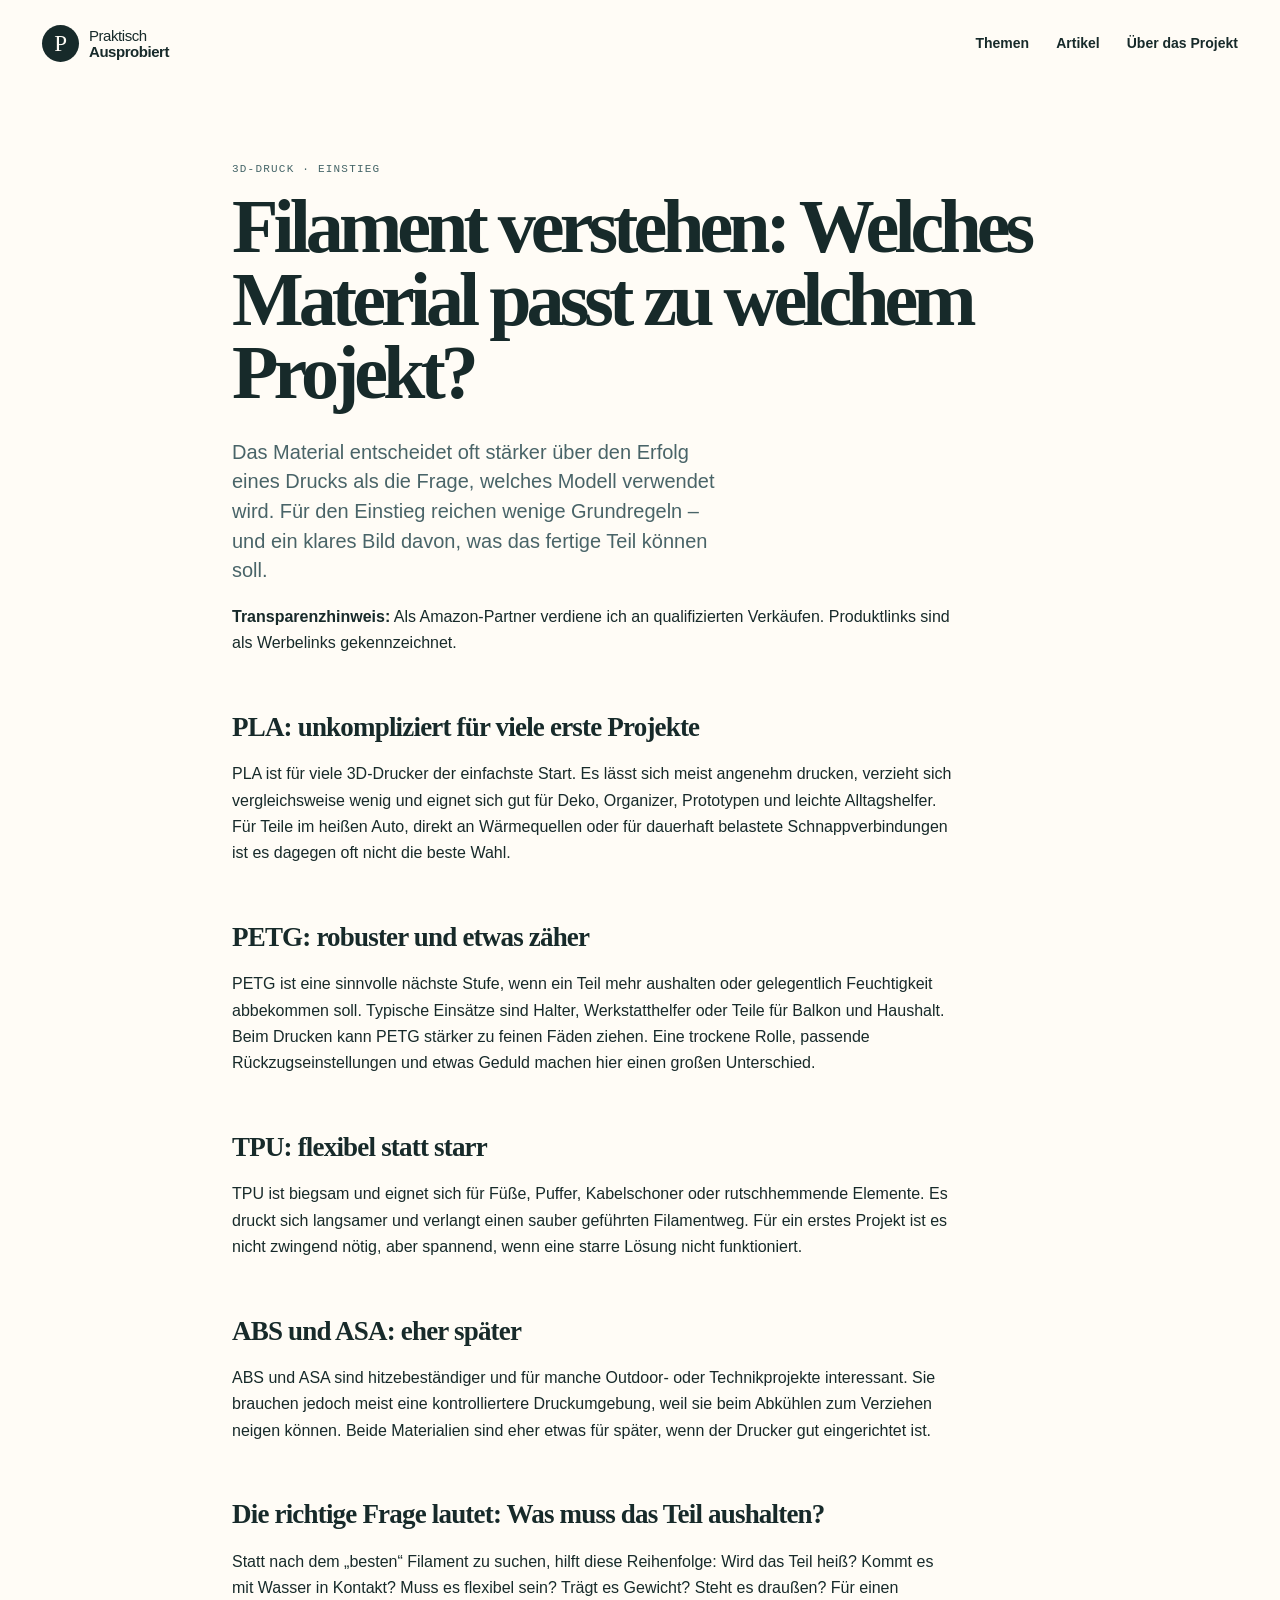
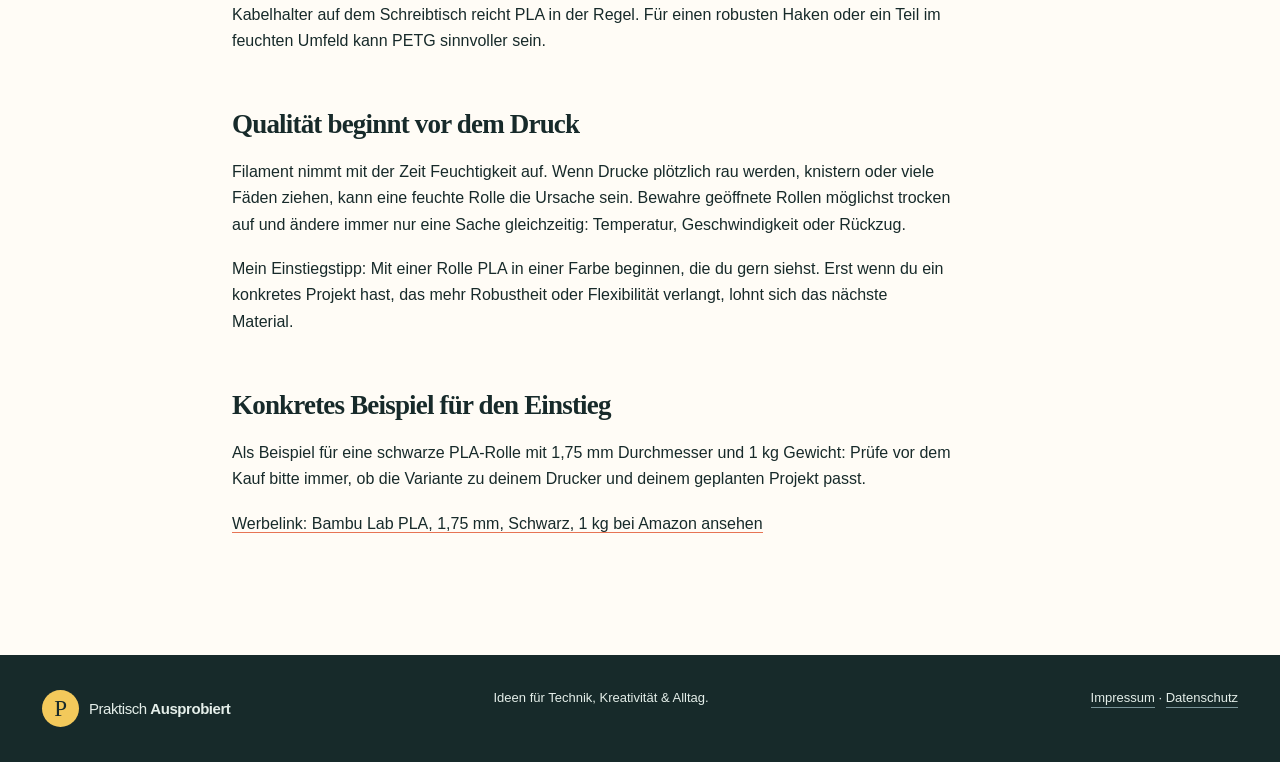
<file: artikel/filament-verstehen.html>
<!doctype html>
<html lang="de">
  <head>
    <meta charset="utf-8">
    <meta name="viewport" content="width=device-width, initial-scale=1">
    <meta name="description" content="Ein einfacher Einstieg in PLA, PETG und weitere Filamente für den 3D-Druck.">
    <title>Filament verstehen: Welches Material passt wozu? – Praktisch Ausprobiert</title>
    <link rel="stylesheet" href="../style.css">
  </head>
  <body>
    <header class="site-header">
      <a class="brand" href="../index.html" aria-label="Zur Startseite von Praktisch Ausprobiert"><span class="brand-mark">P</span><span>Praktisch<br><strong>Ausprobiert</strong></span></a>
      <nav aria-label="Hauptnavigation"><a href="../index.html#themen">Themen</a><a href="../index.html#artikel">Artikel</a><a href="../index.html#ueber-uns">Über das Projekt</a></nav>
    </header>
    <main class="legal-page">
      <p class="eyebrow">3D-DRUCK · EINSTIEG</p>
      <h1>Filament verstehen: Welches Material passt zu welchem Projekt?</h1>
      <div class="legal-copy">
        <p class="intro">Das Material entscheidet oft stärker über den Erfolg eines Drucks als die Frage, welches Modell verwendet wird. Für den Einstieg reichen wenige Grundregeln – und ein klares Bild davon, was das fertige Teil können soll.</p>
        <p><strong>Transparenzhinweis:</strong> Als Amazon-Partner verdiene ich an qualifizierten Verkäufen. Produktlinks sind als Werbelinks gekennzeichnet.</p>
        <h2>PLA: unkompliziert für viele erste Projekte</h2>
        <p>PLA ist für viele 3D-Drucker der einfachste Start. Es lässt sich meist angenehm drucken, verzieht sich vergleichsweise wenig und eignet sich gut für Deko, Organizer, Prototypen und leichte Alltagshelfer. Für Teile im heißen Auto, direkt an Wärmequellen oder für dauerhaft belastete Schnappverbindungen ist es dagegen oft nicht die beste Wahl.</p>
        <h2>PETG: robuster und etwas zäher</h2>
        <p>PETG ist eine sinnvolle nächste Stufe, wenn ein Teil mehr aushalten oder gelegentlich Feuchtigkeit abbekommen soll. Typische Einsätze sind Halter, Werkstatthelfer oder Teile für Balkon und Haushalt. Beim Drucken kann PETG stärker zu feinen Fäden ziehen. Eine trockene Rolle, passende Rückzugseinstellungen und etwas Geduld machen hier einen großen Unterschied.</p>
        <h2>TPU: flexibel statt starr</h2>
        <p>TPU ist biegsam und eignet sich für Füße, Puffer, Kabelschoner oder rutschhemmende Elemente. Es druckt sich langsamer und verlangt einen sauber geführten Filamentweg. Für ein erstes Projekt ist es nicht zwingend nötig, aber spannend, wenn eine starre Lösung nicht funktioniert.</p>
        <h2>ABS und ASA: eher später</h2>
        <p>ABS und ASA sind hitzebeständiger und für manche Outdoor- oder Technikprojekte interessant. Sie brauchen jedoch meist eine kontrolliertere Druckumgebung, weil sie beim Abkühlen zum Verziehen neigen können. Beide Materialien sind eher etwas für später, wenn der Drucker gut eingerichtet ist.</p>
        <h2>Die richtige Frage lautet: Was muss das Teil aushalten?</h2>
        <p>Statt nach dem „besten“ Filament zu suchen, hilft diese Reihenfolge: Wird das Teil heiß? Kommt es mit Wasser in Kontakt? Muss es flexibel sein? Trägt es Gewicht? Steht es draußen? Für einen Kabelhalter auf dem Schreibtisch reicht PLA in der Regel. Für einen robusten Haken oder ein Teil im feuchten Umfeld kann PETG sinnvoller sein.</p>
        <h2>Qualität beginnt vor dem Druck</h2>
        <p>Filament nimmt mit der Zeit Feuchtigkeit auf. Wenn Drucke plötzlich rau werden, knistern oder viele Fäden ziehen, kann eine feuchte Rolle die Ursache sein. Bewahre geöffnete Rollen möglichst trocken auf und ändere immer nur eine Sache gleichzeitig: Temperatur, Geschwindigkeit oder Rückzug.</p>
        <p>Mein Einstiegstipp: Mit einer Rolle PLA in einer Farbe beginnen, die du gern siehst. Erst wenn du ein konkretes Projekt hast, das mehr Robustheit oder Flexibilität verlangt, lohnt sich das nächste Material.</p>
        <h2>Konkretes Beispiel für den Einstieg</h2>
        <p>Als Beispiel für eine schwarze PLA-Rolle mit 1,75 mm Durchmesser und 1 kg Gewicht: Prüfe vor dem Kauf bitte immer, ob die Variante zu deinem Drucker und deinem geplanten Projekt passt.</p>
        <p><a href="https://www.amazon.de/dp/B0C4GBJCSV?tag=praktischausp-21" rel="sponsored nofollow">Werbelink: Bambu Lab PLA, 1,75 mm, Schwarz, 1 kg bei Amazon ansehen</a></p>
      </div>
    </main>
    <footer>
      <a class="brand footer-brand" href="../index.html"><span class="brand-mark">P</span><span>Praktisch <strong>Ausprobiert</strong></span></a>
      <p>Ideen für Technik, Kreativität &amp; Alltag.</p>
      <div class="footer-meta"><p><a href="../impressum.html">Impressum</a> <span aria-hidden="true">·</span> <a href="../datenschutz.html">Datenschutz</a></p></div>
    </footer>
  </body>
</html>
</file>
<file: style.css>
:root {
  --ink: #172a2a;
  --slate: #456568;
  --cream: #f5f2e9;
  --paper: #fffcf6;
  --coral: #e77454;
  --yellow: #f3c95b;
  --mint: #b9d7cc;
  --line: #d6ddd5;
}

* { box-sizing: border-box; }
html { scroll-behavior: smooth; }
body { margin: 0; color: var(--ink); background: var(--paper); font-family: "DM Sans", Arial, sans-serif; }
a { color: inherit; text-decoration: none; }

.site-header { align-items: center; display: flex; justify-content: space-between; margin: 0 auto; max-width: 1280px; padding: 25px 42px; }
.brand { align-items: center; display: inline-flex; font-size: 15px; font-weight: 500; gap: 10px; letter-spacing: -.03em; line-height: 1.02; }
.brand strong { font-weight: 700; }
.brand-mark { align-items: center; background: var(--ink); border-radius: 50%; color: var(--paper); display: inline-flex; font-family: "Playfair Display", serif; font-size: 23px; height: 37px; justify-content: center; width: 37px; }
nav { display: flex; gap: 27px; font-size: 14px; font-weight: 600; }
nav a { border-bottom: 2px solid transparent; padding: 6px 0; }
nav a:hover { border-color: var(--coral); }

.hero { background: var(--cream); display: grid; grid-template-columns: minmax(0, 1.1fr) minmax(320px, .9fr); min-height: 570px; overflow: hidden; padding: 82px max(42px, calc((100vw - 1196px) / 2)); }
.hero-copy { max-width: 650px; position: relative; z-index: 2; }
.eyebrow, .article-type { color: var(--slate); font-family: "DM Mono", monospace; font-size: 11px; font-weight: 500; letter-spacing: .11em; margin: 0 0 15px; }
h1, h2, h3, p { margin-top: 0; }
h1 { font-family: "Playfair Display", serif; font-size: clamp(50px, 6.3vw, 88px); letter-spacing: -.065em; line-height: .96; margin-bottom: 29px; }
h1 em { color: var(--coral); font-weight: 600; }
.intro { color: #496468; font-size: 20px; line-height: 1.48; margin-bottom: 32px; max-width: 490px; }
.button { background: var(--ink); color: white; display: inline-flex; font-size: 15px; font-weight: 700; gap: 25px; padding: 15px 19px; transition: transform .2s ease, background .2s ease; }
.button:hover { background: var(--coral); transform: translateY(-2px); }
.button span, .text-link span { color: var(--yellow); font-size: 20px; line-height: .8; }
.hero-shapes { min-height: 390px; position: relative; }
.shape { position: absolute; }
.shape-one { background: var(--coral); border-radius: 50%; height: 260px; right: 74px; top: 7px; width: 260px; }
.shape-two { background: var(--mint); height: 210px; right: -49px; top: 250px; transform: rotate(25deg); width: 210px; }
.shape-three { border: 2px solid var(--ink); border-radius: 50%; height: 176px; left: 27px; top: 205px; width: 176px; }
.hero-note { background: var(--yellow); font-family: "Playfair Display", serif; font-size: 25px; font-style: italic; line-height: 1.03; padding: 24px; position: absolute; right: 227px; text-align: center; top: 245px; transform: rotate(-8deg); }

.statement { border-bottom: 1px solid var(--line); border-top: 1px solid var(--line); margin: 0 auto; max-width: 1196px; padding: 48px 0; }
.statement p { font-family: "Playfair Display", serif; font-size: clamp(25px, 2.5vw, 36px); letter-spacing: -.04em; line-height: 1.15; margin: auto; max-width: 895px; text-align: center; }
.section { margin: 0 auto; max-width: 1196px; padding: 96px 0; }
.section-heading h2, .feature-copy h2, .about h2 { font-family: "Playfair Display", serif; font-size: clamp(36px, 4vw, 56px); letter-spacing: -.055em; line-height: 1; margin-bottom: 0; }
.topic-grid { display: grid; gap: 16px; grid-template-columns: repeat(4, 1fr); margin-top: 42px; }
.topic-card { min-height: 285px; padding: 25px; position: relative; }
.topic-maker { background: var(--mint); }.topic-home { background: #efc6ab; }.topic-creative { background: #d3d4ef; }.topic-companion { background: #f2dc8a; }
.card-number { font-family: "DM Mono", monospace; font-size: 12px; }
.topic-card h3 { font-family: "Playfair Display", serif; font-size: 29px; letter-spacing: -.04em; line-height: 1.02; margin: 62px 0 15px; }
.topic-card p { font-size: 14px; line-height: 1.45; margin: 0; }
.tag { background: var(--ink); bottom: 20px; color: white; font-size: 11px; font-weight: 700; padding: 5px 8px; position: absolute; text-transform: uppercase; }

.feature-section { align-items: center; background: var(--ink); color: var(--paper); display: grid; grid-template-columns: 1fr 1fr; gap: 80px; max-width: none; padding: 100px max(42px, calc((100vw - 1196px) / 2)); }
.feature-copy { max-width: 525px; }.feature-copy .eyebrow { color: var(--yellow); }.feature-copy p:not(.eyebrow) { color: #d5e1dc; font-size: 17px; line-height: 1.55; margin: 24px 0; }.text-link { border-bottom: 1px solid #789397; display: inline-flex; font-size: 15px; font-weight: 700; gap: 15px; padding-bottom: 7px; }
.feature-object { height: 350px; position: relative; }.object-label { align-items: center; background: var(--coral); border-radius: 50%; color: var(--ink); display: flex; font-family: "DM Mono", monospace; font-size: 23px; height: 234px; justify-content: center; line-height: 1.05; position: absolute; right: 14%; text-align: center; top: 49px; transform: rotate(11deg); width: 234px; z-index: 2; }.object-ring { border: 1px solid var(--yellow); border-radius: 50%; position: absolute; }.ring-one { height: 302px; right: 3%; top: 4px; width: 302px; }.ring-two { border-color: #759497; height: 210px; left: 10%; top: 84px; width: 210px; }
.inline-heading { align-items: end; display: flex; justify-content: space-between; }.coming-soon { border: 1px solid var(--coral); color: var(--coral); font-family: "DM Mono", monospace; font-size: 11px; letter-spacing: .08em; padding: 7px 9px; text-transform: uppercase; }.article-grid { display: grid; gap: 18px; grid-template-columns: repeat(3, 1fr); margin-top: 40px; }.article-card { border-top: 3px solid var(--ink); padding: 20px 8px 0 0; }.article-card h3 { font-family: "Playfair Display", serif; font-size: 27px; letter-spacing: -.04em; line-height: 1.05; margin: 16px 0; }.article-card p { color: var(--slate); font-size: 15px; line-height: 1.45; }
.about { background: #dce6df; margin: 0 auto 76px; max-width: 1196px; padding: 72px max(35px, 8%); text-align: center; }.about h2 { margin: auto; max-width: 900px; }.about p:last-child { color: var(--slate); font-size: 15px; line-height: 1.55; margin: 24px auto 0; max-width: 565px; }
.legal-page { margin: 0 auto; max-width: 900px; min-height: 70vh; padding: 76px 42px 100px; }.legal-page h1 { font-size: clamp(48px, 6vw, 76px); }.legal-copy { font-size: 16px; line-height: 1.65; max-width: 720px; }.legal-copy h2 { font-family: "Playfair Display", Georgia, serif; font-size: 27px; letter-spacing: -.03em; margin: 48px 0 12px; }.legal-copy p { margin-bottom: 18px; }.legal-copy a { border-bottom: 1px solid var(--coral); }.legal-alert { background: #fff0e9; border-left: 4px solid var(--coral); padding: 16px 18px; }
footer { background: var(--ink); color: #e4eee9; display: grid; gap: 12px; grid-template-columns: 1.2fr 1fr 1fr; padding: 35px max(42px, calc((100vw - 1196px) / 2)); }.footer-brand .brand-mark { background: var(--yellow); color: var(--ink); } footer p { font-size: 13px; margin: 0; }.footer-meta { display: grid; gap: 12px; text-align: right; }.footer-meta a { border-bottom: 1px solid #789397; padding-bottom: 2px; }.draft-note { color: #a9c0b8; }

@media (max-width: 760px) { .site-header { padding: 18px 22px; }.site-header nav { display: none; }.hero { display: block; min-height: 0; padding: 60px 25px 42px; }.hero-shapes { min-height: 260px; margin-top: 35px; }.shape-one { height: 180px; right: 20px; width: 180px; }.shape-two { height: 140px; right: -28px; top: 150px; width: 140px; }.shape-three { height: 120px; left: 14px; top: 125px; width: 120px; }.hero-note { font-size: 18px; padding: 16px; right: 140px; top: 146px; }.statement { margin: 0 25px; padding: 38px 0; }.section { padding: 65px 25px; }.topic-grid, .article-grid { grid-template-columns: 1fr; }.topic-card { min-height: 215px; }.topic-card h3 { margin-top: 38px; }.feature-section { display: block; padding: 68px 25px; }.feature-object { height: 270px; margin-top: 42px; }.object-label { height: 185px; right: 11%; width: 185px; }.ring-one { height: 238px; width: 238px; }.ring-two { height: 160px; width: 160px; }.inline-heading { align-items: start; gap: 20px; }.about { margin: 0 25px 45px; padding: 55px 25px; }.legal-page { padding: 55px 25px 70px; } footer { display: block; padding: 32px 25px; }.footer-meta { text-align: left; } footer p { margin: 14px 0; } }

/* Keine extern nachgeladenen Schriftarten: besser für Datenschutz und Ladezeit. */
body { font-family: Arial, Helvetica, sans-serif; }
.brand-mark, h1, .hero-note, .statement p, .section-heading h2, .feature-copy h2, .about h2, .topic-card h3, .article-card h3, .legal-copy h2 { font-family: Georgia, "Times New Roman", serif; }
.eyebrow, .article-type, .card-number, .object-label, .coming-soon { font-family: "Courier New", monospace; }
</file>
